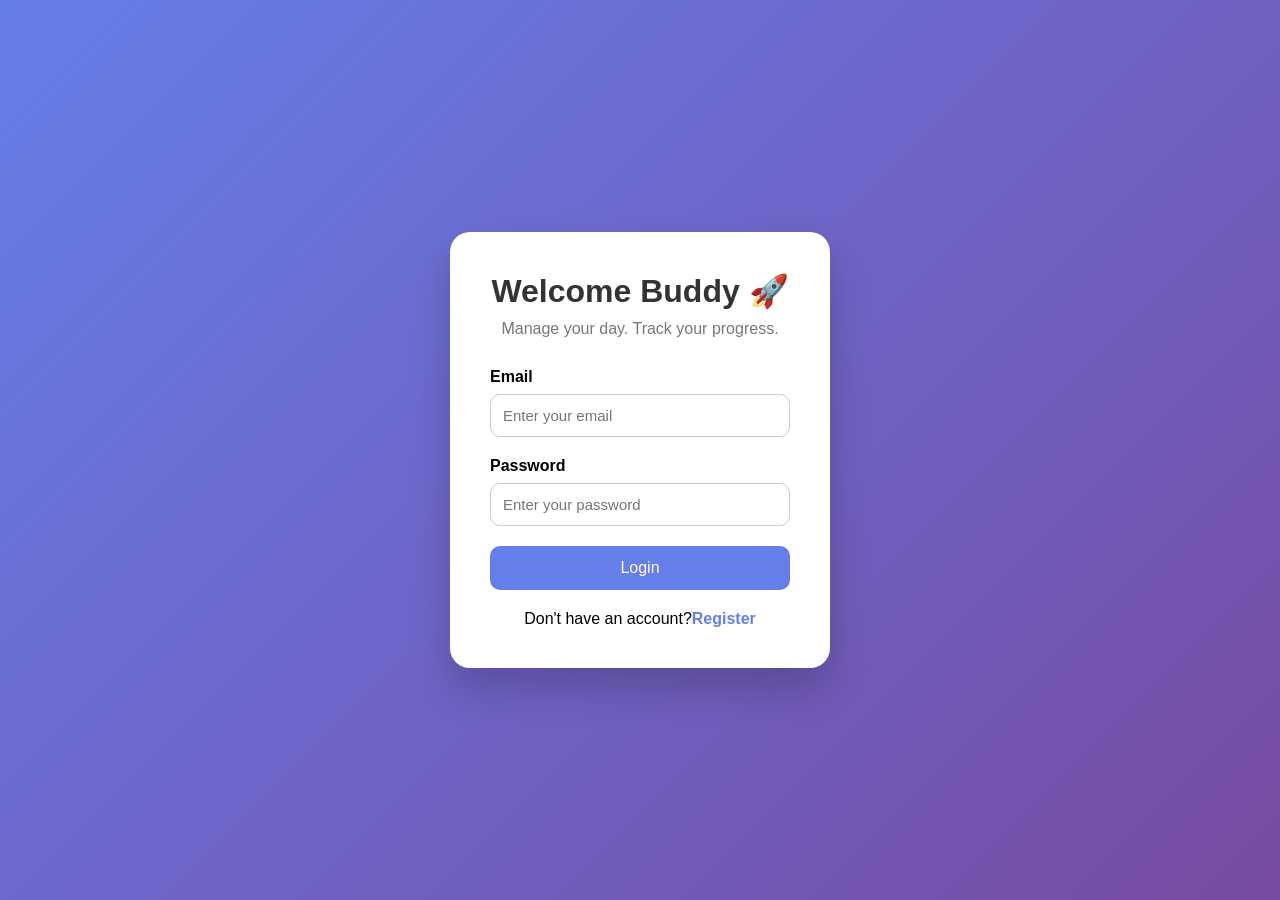
<file: index.html>
<!DOCTYPE html>
<html lang="en">
<head>
    <meta charset="UTF-8">
    <meta name="viewport" content="width=device-width, initial-scale=1.0">
    <title>FocusFlow | Login</title>

    <link rel="stylesheet" href="/css/style.css">
</head>

<body>
    <div class="login-container">
        <div class="login-card">

            <h1>Welcome Buddy 🚀</h1>

            <p class="subtitle">
                Manage your day. Track your progress.
            </p>


            <form id="loginForm">

                <div class="input-box">
                    <label>Email</label>
                    <input type="email" id="email" placeholder="Enter your email" required>
                </div>


                <div class="input-box">
                    <label>Password</label>
                    <input type="password" id="password" placeholder="Enter your password" required>
                </div>


                <button type="submit">Login</button>


                <p class="register">Don't have an account?<a href="/register.html">Register</a></p>


            </form>

        </div>

    </div>

    <script src="/js/auth.js"></script>

</body>
</html>
</file>
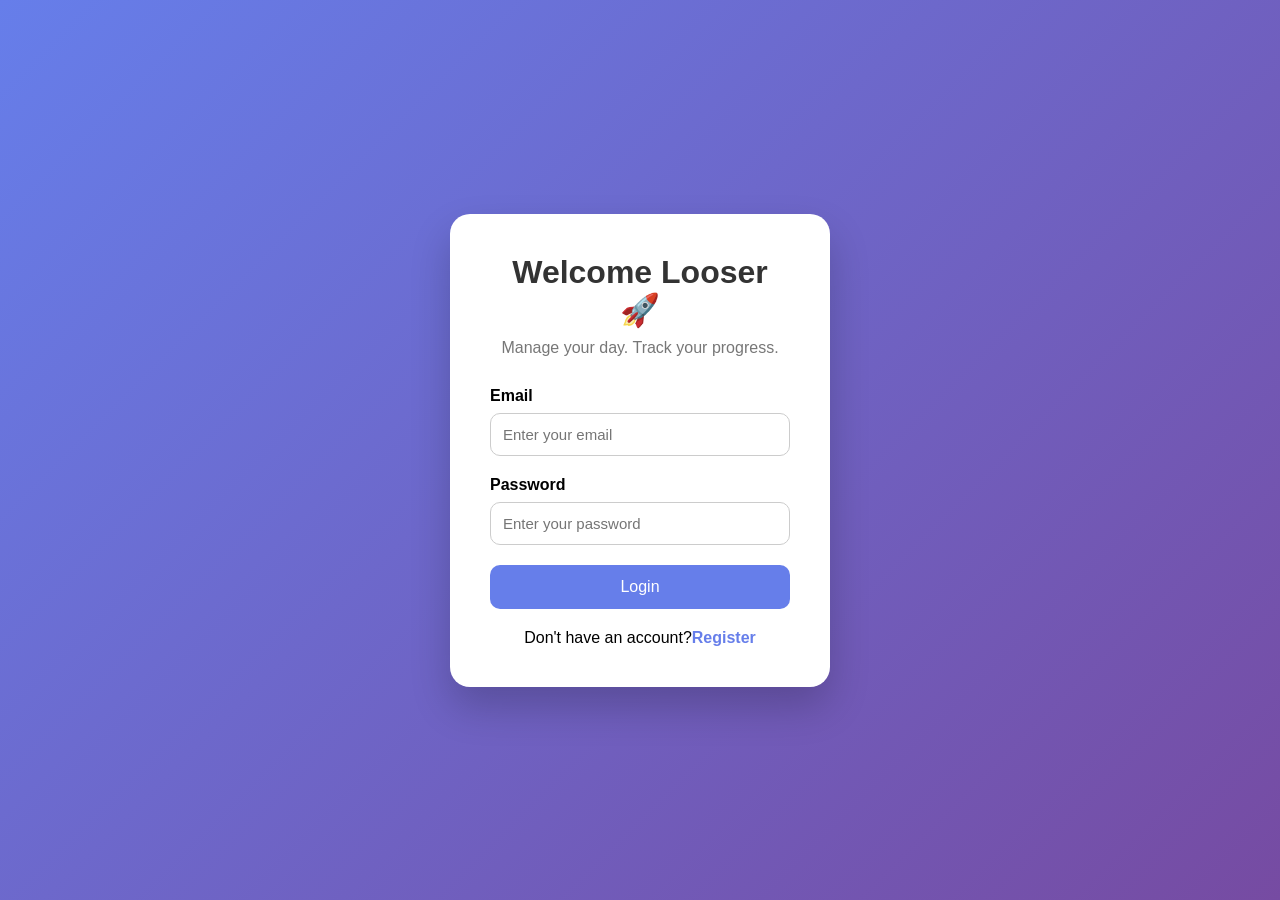
<file: html/index.html>
<!DOCTYPE html>
<html lang="en">
<head>
    <meta charset="UTF-8">
    <meta name="viewport" content="width=device-width, initial-scale=1.0">
    <title>FocusFlow | Login</title>

    <link rel="stylesheet" href="/css/style.css">
</head>

<body>
    <div class="login-container">
        <div class="login-card">

            <h1>Welcome Looser 🚀</h1>

            <p class="subtitle">
                Manage your day. Track your progress.
            </p>


            <form id="loginForm">

                <div class="input-box">
                    <label>Email</label>
                    <input type="email" id="email" placeholder="Enter your email" required>
                </div>


                <div class="input-box">
                    <label>Password</label>
                    <input type="password" id="password" placeholder="Enter your password" required>
                </div>


                <button type="submit">Login</button>


                <p class="register">Don't have an account?<a href="../register.html">Register</a></p>


            </form>

        </div>

    </div>

    <script src="/js/auth.js"></script>

</body>
</html>
</file>
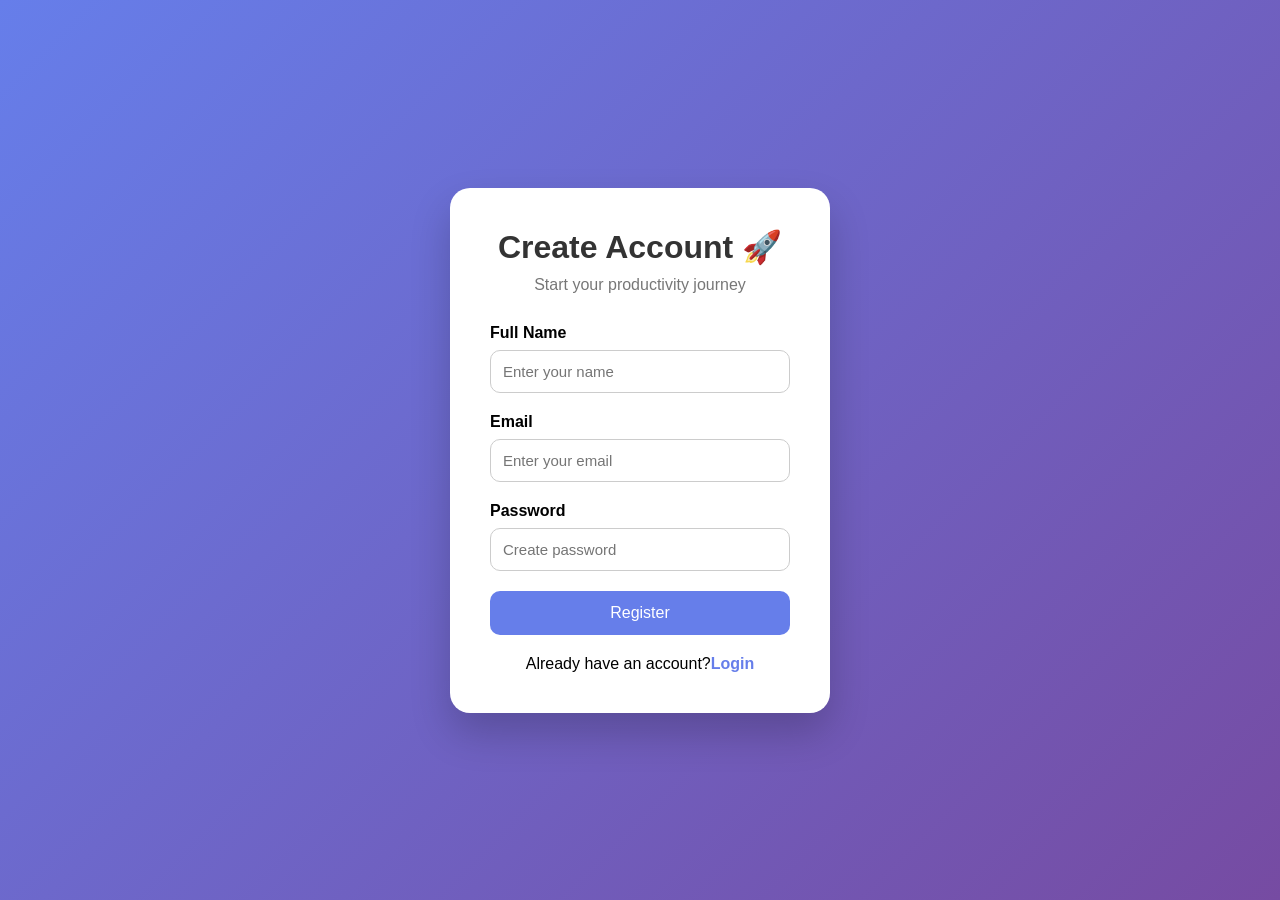
<file: register.html>
<!DOCTYPE html>
<html lang="en">

<head>

    <meta charset="UTF-8">
    <meta name="viewport" content="width=device-width, initial-scale=1.0">

    <title>FocusFlow | Register</title>

    <link rel="stylesheet" href="/css/style.css">

</head>


<body>

    <div class="login-container">

        <div class="login-card">

            <h1>Create Account 🚀</h1>

            <p class="subtitle">Start your productivity journey</p>


            <form id="registerForm">

                <div class="input-box">

                    <label>Full Name</label>

                    <input type="text" id="name" placeholder="Enter your name" required>

                </div>

                <div class="input-box">

                    <label>Email</label>

                    <input type="email" id="email" placeholder="Enter your email" required>

                </div>

                <div class="input-box">

                    <label>Password</label>

                    <input type="password" id="password" placeholder="Create password" required>

                </div>

                <button type="submit">Register</button>

                <p class="register">Already have an account?<a href="/index.html">Login</a></p>

            </form>

        </div>
    
    </div>

    <script src="/js/register.js"></script>


</body>

</html>
</file>
<file: css/style.css>
*{
    margin:0;
    padding:0;
    box-sizing:border-box;
    font-family:Arial, sans-serif;
}


body{

    height:100vh;
    display:flex;
    justify-content:center;
    align-items:center;

    background:
    linear-gradient(
        135deg,
        #667eea,
        #764ba2
    );

}



.login-container{

    width:100%;
    display:flex;
    justify-content:center;

}



.login-card{

    width:380px;

    padding:40px;

    background:white;

    border-radius:20px;

    box-shadow:
    0 20px 40px rgba(0,0,0,0.2);

}



.login-card h1{

    text-align:center;

    margin-bottom:10px;

    color:#333;

}



.subtitle{

    text-align:center;

    color:#777;

    margin-bottom:30px;

}



.input-box{

    margin-bottom:20px;

}



.input-box label{

    display:block;

    margin-bottom:8px;

    font-weight:bold;

}



.input-box input{

    width:100%;

    padding:12px;

    border-radius:10px;

    border:1px solid #ccc;

    outline:none;

    font-size:15px;

}



.input-box input:focus{

    border-color:#667eea;

}



button{

    width:100%;

    padding:13px;

    border:none;

    border-radius:10px;

    background:#667eea;

    color:white;

    font-size:16px;

    cursor:pointer;

    transition:0.3s;

}



button:hover{

    background:#5563c1;

}



.register{

    text-align:center;

    margin-top:20px;

}



.register a{

    color:#667eea;

    text-decoration:none;

    font-weight:bold;

}
</file>
